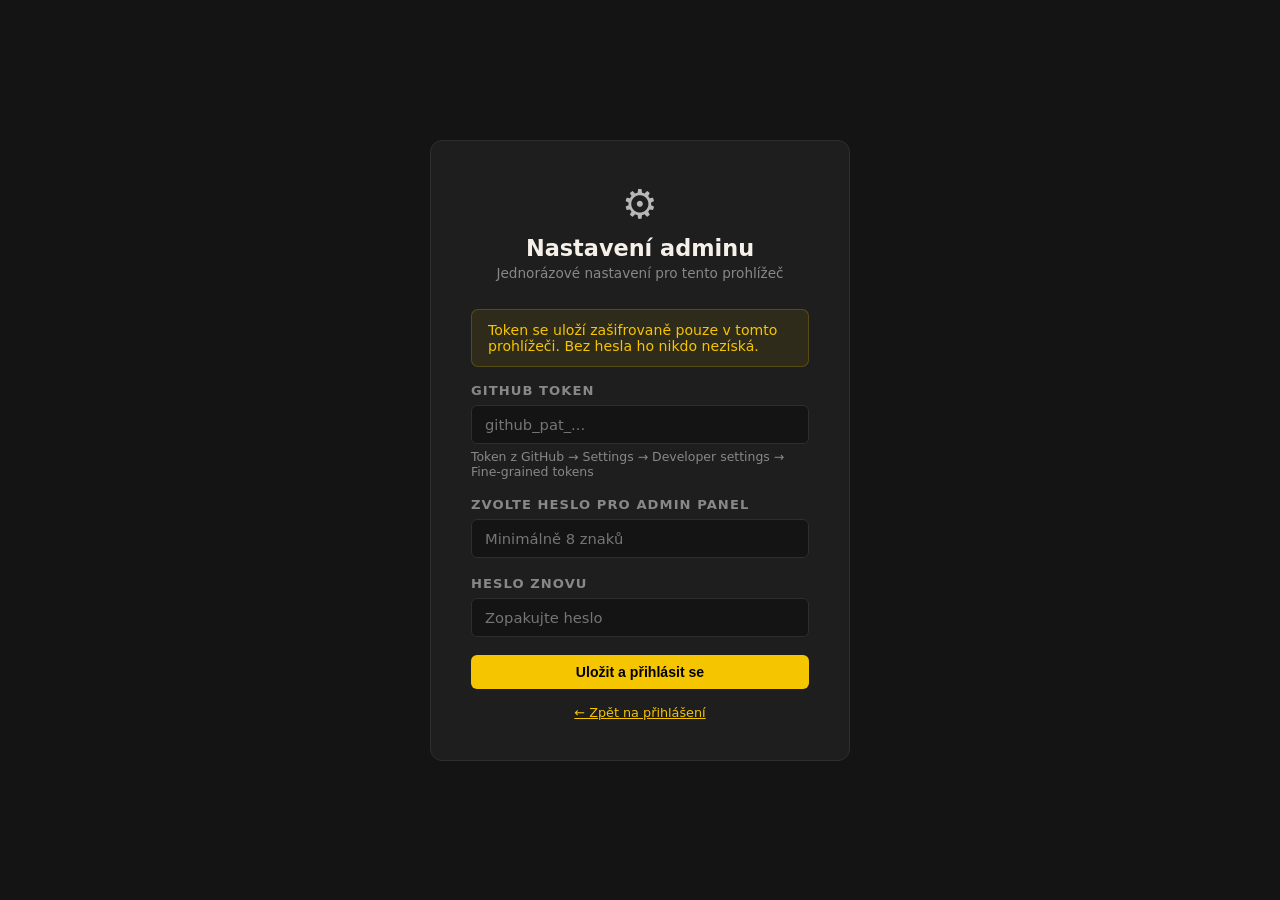
<file: admin/index.html>
<!DOCTYPE html>
<html lang="cs">
<head>
  <meta charset="UTF-8">
  <meta name="viewport" content="width=device-width, initial-scale=1.0">
  <title>Admin – Fitness Nautilus</title>
  <style>
    :root {
      --black: #0d0d0d; --dark: #141414; --card: #1e1e1e;
      --border: #2e2e2e; --yellow: #f5c500; --white: #f5f0e8;
      --muted: #888; --text: #b8b8b8; --red: #ef4444; --green: #22c55e;
    }
    * { box-sizing: border-box; margin: 0; padding: 0; }
    body { font-family: system-ui, sans-serif; background: var(--dark); color: var(--text); min-height: 100vh; }
    .screen { display: none; }
    .screen.active { display: block; }

    /* Top bar */
    .topbar { background: var(--black); border-bottom: 1px solid var(--border); padding: 14px 24px; display: flex; align-items: center; justify-content: space-between; }
    .topbar-title { font-size: 1rem; font-weight: 700; color: var(--white); }
    .topbar-title span { color: var(--yellow); }
    .btn { display: inline-flex; align-items: center; gap: 7px; padding: 9px 18px; border-radius: 6px; font-size: .88rem; font-weight: 700; cursor: pointer; border: none; text-decoration: none; transition: all .2s; }
    .btn-primary { background: var(--yellow); color: #000; }
    .btn-primary:hover { background: #ffd740; }
    .btn-ghost { background: transparent; color: var(--muted); border: 1px solid var(--border); }
    .btn-ghost:hover { color: var(--white); border-color: #555; }
    .btn-danger { background: rgba(239,68,68,.15); color: var(--red); border: 1px solid rgba(239,68,68,.3); }
    .btn-danger:hover { background: rgba(239,68,68,.25); }
    .btn:disabled { opacity: .5; cursor: not-allowed; }
    .btn-sm { padding: 6px 12px; font-size: .8rem; }

    /* Center box (login/setup) */
    .center-wrap { min-height: 100vh; display: flex; align-items: center; justify-content: center; padding: 24px; }
    .box { background: var(--card); border: 1px solid var(--border); border-radius: 12px; padding: 40px; width: 100%; max-width: 420px; }
    .box-logo { text-align: center; margin-bottom: 28px; }
    .box-logo .icon { font-size: 2.5rem; margin-bottom: 8px; }
    .box-logo h1 { font-size: 1.4rem; color: var(--white); }
    .box-logo p { font-size: .85rem; color: var(--muted); margin-top: 4px; }

    /* Form */
    .field { margin-bottom: 18px; }
    label { display: block; font-size: .82rem; font-weight: 700; color: var(--muted); text-transform: uppercase; letter-spacing: .08em; margin-bottom: 7px; }
    input, textarea, select { width: 100%; background: var(--dark); border: 1px solid var(--border); border-radius: 6px; padding: 10px 13px; color: var(--white); font-size: .92rem; font-family: inherit; outline: none; transition: border-color .2s; }
    input:focus, textarea:focus, select:focus { border-color: var(--yellow); }
    textarea { resize: vertical; min-height: 140px; line-height: 1.6; }
    .help { font-size: .78rem; color: var(--muted); margin-top: 5px; }

    /* Alerts */
    .alert { padding: 12px 16px; border-radius: 7px; font-size: .88rem; margin-bottom: 16px; }
    .alert-error { background: rgba(239,68,68,.12); border: 1px solid rgba(239,68,68,.3); color: var(--red); }
    .alert-success { background: rgba(34,197,94,.12); border: 1px solid rgba(34,197,94,.3); color: var(--green); }
    .alert-info { background: rgba(245,197,0,.08); border: 1px solid rgba(245,197,0,.2); color: var(--yellow); }

    /* Article list */
    .container { max-width: 800px; margin: 0 auto; padding: 32px 24px; }
    .page-header { display: flex; align-items: center; justify-content: space-between; margin-bottom: 28px; }
    .page-header h2 { font-size: 1.5rem; color: var(--white); }
    .article-list { display: flex; flex-direction: column; gap: 12px; }
    .article-item { background: var(--card); border: 1px solid var(--border); border-radius: 10px; padding: 20px 24px; display: flex; align-items: center; justify-content: space-between; gap: 16px; transition: border-color .2s; }
    .article-item:hover { border-color: #444; }
    .article-item-info { flex: 1; min-width: 0; }
    .article-item-title { color: var(--white); font-weight: 600; font-size: .98rem; margin-bottom: 4px; white-space: nowrap; overflow: hidden; text-overflow: ellipsis; }
    .article-item-date { font-size: .8rem; color: var(--muted); }
    .badge { display: inline-block; padding: 2px 10px; border-radius: 20px; font-size: .72rem; font-weight: 700; background: rgba(245,197,0,.15); color: var(--yellow); margin-left: 8px; vertical-align: middle; }
    .article-actions { display: flex; gap: 8px; flex-shrink: 0; }
    .empty-state { text-align: center; padding: 60px 0; color: var(--muted); }
    .empty-state p { margin-bottom: 20px; }
    .loading { text-align: center; padding: 60px 0; color: var(--muted); }

    /* Editor */
    .editor-header { display: flex; align-items: center; gap: 14px; margin-bottom: 28px; }
    .editor-header h2 { font-size: 1.4rem; color: var(--white); }
    .editor-card { background: var(--card); border: 1px solid var(--border); border-radius: 10px; padding: 28px; }
    .grid-2 { display: grid; grid-template-columns: 1fr 1fr; gap: 16px; }
    .editor-footer { display: flex; gap: 12px; margin-top: 24px; flex-wrap: wrap; }

    @media (max-width: 600px) {
      .box { padding: 28px 20px; }
      .grid-2 { grid-template-columns: 1fr; }
      .article-item { flex-direction: column; align-items: flex-start; }
    }
  </style>
</head>
<body>

<!-- LOGIN -->
<div id="screen-login" class="screen active">
  <div class="center-wrap">
    <div class="box">
      <div class="box-logo">
        <div class="icon">🏋️</div>
        <h1>Fitness Nautilus</h1>
        <p>Admin panel – přihlaste se heslem</p>
      </div>
      <div id="login-alert"></div>
      <div class="field">
        <label>Heslo</label>
        <input type="password" id="login-password" placeholder="Zadejte heslo" autocomplete="current-password">
      </div>
      <button class="btn btn-primary" style="width:100%;justify-content:center;" onclick="doLogin()">Přihlásit se</button>
      <p style="text-align:center;margin-top:16px;font-size:.8rem;color:var(--muted);">
        Poprvé? <a href="#" onclick="showSetup()" style="color:var(--yellow);">Nastavit admin panel</a>
      </p>
    </div>
  </div>
</div>

<!-- SETUP -->
<div id="screen-setup" class="screen">
  <div class="center-wrap">
    <div class="box">
      <div class="box-logo">
        <div class="icon">⚙️</div>
        <h1>Nastavení adminu</h1>
        <p>Jednorázové nastavení pro tento prohlížeč</p>
      </div>
      <div id="setup-alert"></div>
      <div class="alert alert-info">Token se uloží zašifrovaně pouze v tomto prohlížeči. Bez hesla ho nikdo nezíská.</div>
      <div class="field">
        <label>GitHub token</label>
        <input type="password" id="setup-token" placeholder="github_pat_...">
        <p class="help">Token z GitHub → Settings → Developer settings → Fine-grained tokens</p>
      </div>
      <div class="field">
        <label>Zvolte heslo pro admin panel</label>
        <input type="password" id="setup-password" placeholder="Minimálně 8 znaků">
      </div>
      <div class="field">
        <label>Heslo znovu</label>
        <input type="password" id="setup-password2" placeholder="Zopakujte heslo">
      </div>
      <button class="btn btn-primary" style="width:100%;justify-content:center;" onclick="doSetup()">Uložit a přihlásit se</button>
      <p style="text-align:center;margin-top:16px;font-size:.8rem;color:var(--muted);">
        <a href="#" onclick="showLogin()" style="color:var(--yellow);">← Zpět na přihlášení</a>
      </p>
    </div>
  </div>
</div>

<!-- ARTICLES LIST -->
<div id="screen-articles" class="screen">
  <div class="topbar">
    <div class="topbar-title">🏋️ <span>Nautilus</span> Admin</div>
    <div style="display:flex;gap:10px;align-items:center;">
      <a href="../index.html" target="_blank" class="btn btn-ghost btn-sm">← Web</a>
      <button class="btn btn-ghost btn-sm" onclick="doLogout()">Odhlásit</button>
    </div>
  </div>
  <div class="container">
    <div class="page-header">
      <h2>Aktuality</h2>
      <button class="btn btn-primary" onclick="showEditor(null)">+ Nová aktualita</button>
    </div>
    <div id="articles-alert"></div>
    <div id="articles-list" class="article-list">
      <div class="loading">Načítám…</div>
    </div>
  </div>
</div>

<!-- EDITOR -->
<div id="screen-editor" class="screen">
  <div class="topbar">
    <div class="topbar-title">🏋️ <span>Nautilus</span> Admin</div>
    <button class="btn btn-ghost btn-sm" onclick="showArticles()">← Zpět na seznam</button>
  </div>
  <div class="container">
    <div class="editor-header">
      <h2 id="editor-title">Nová aktualita</h2>
    </div>
    <div id="editor-alert"></div>
    <div class="editor-card">
      <div class="grid-2">
        <div class="field">
          <label>Nadpis *</label>
          <input type="text" id="f-title" placeholder="Název aktuality">
        </div>
        <div class="field">
          <label>Datum *</label>
          <input type="date" id="f-date">
        </div>
      </div>
      <div class="grid-2">
        <div class="field">
          <label>Štítek <span style="font-weight:400;text-transform:none;">(volitelné)</span></label>
          <input type="text" id="f-badge" placeholder="např. Aktuální nebo Novinka">
        </div>
        <div class="field">
          <label>Odkaz na tlačítko <span style="font-weight:400;text-transform:none;">(volitelné)</span></label>
          <input type="text" id="f-link" placeholder="např. cenik.html">
        </div>
      </div>
      <div class="field" id="f-link-label-wrap" style="display:none;">
        <label>Text tlačítka</label>
        <input type="text" id="f-link-label" placeholder="např. Více o FLEX →">
      </div>
      <div class="field">
        <label>Text článku *</label>
        <textarea id="f-body" placeholder="Text aktuality..."></textarea>
        <p class="help">Tučný text: **text**, kurzíva: *text*</p>
      </div>
      <div class="editor-footer">
        <button class="btn btn-primary" onclick="saveArticle()">💾 Uložit</button>
        <button class="btn btn-ghost" onclick="showArticles()">Zrušit</button>
        <button class="btn btn-danger btn-sm" id="delete-btn" style="margin-left:auto;" onclick="deleteArticle()">🗑 Smazat</button>
      </div>
    </div>
  </div>
</div>

<script>
const REPO = 'turboklada69/nautilus';
const PATH = 'content/aktuality';
const STORAGE_KEY = 'nautilus_admin_token';
let ghToken = null;
let editingFile = null; // { name, sha } when editing existing

// ── Crypto ──────────────────────────────────────────
async function deriveKey(password, salt) {
  const km = await crypto.subtle.importKey('raw', new TextEncoder().encode(password), 'PBKDF2', false, ['deriveKey']);
  return crypto.subtle.deriveKey({name:'PBKDF2',salt,iterations:150000,hash:'SHA-256'}, km, {name:'AES-GCM',length:256}, false, ['encrypt','decrypt']);
}
async function encryptToken(token, password) {
  const salt = crypto.getRandomValues(new Uint8Array(16));
  const iv   = crypto.getRandomValues(new Uint8Array(12));
  const key  = await deriveKey(password, salt);
  const ct   = await crypto.subtle.encrypt({name:'AES-GCM',iv}, key, new TextEncoder().encode(token));
  const buf  = new Uint8Array(16+12+ct.byteLength);
  buf.set(salt,0); buf.set(iv,16); buf.set(new Uint8Array(ct),28);
  return btoa(String.fromCharCode(...buf));
}
async function decryptToken(b64, password) {
  const buf = Uint8Array.from(atob(b64), c=>c.charCodeAt(0));
  const key = await deriveKey(password, buf.slice(0,16));
  const dec = await crypto.subtle.decrypt({name:'AES-GCM',iv:buf.slice(16,28)}, key, buf.slice(28));
  return new TextDecoder().decode(dec);
}

// ── GitHub API ───────────────────────────────────────
async function gh(method, path, body) {
  const r = await fetch(`https://api.github.com/repos/${REPO}/contents/${path}`, {
    method,
    headers: { 'Authorization':`Bearer ${ghToken}`, 'Accept':'application/vnd.github.v3+json', 'Content-Type':'application/json' },
    body: body ? JSON.stringify(body) : undefined
  });
  if (!r.ok && r.status!==404) { const e=await r.json(); throw new Error(e.message||r.status); }
  return r.status===404 ? null : r.json();
}

// ── Markdown helpers ─────────────────────────────────
function parseMd(text) {
  const m = text.match(/^---\r?\n([\s\S]*?)\r?\n---\r?\n?([\s\S]*)$/);
  if (!m) return {meta:{},body:text};
  const meta={};
  m[1].split('\n').forEach(l=>{ const i=l.indexOf(':'); if(i>0) meta[l.slice(0,i).trim()]=l.slice(i+1).trim().replace(/^["']|["']$/g,''); });
  return {meta, body:m[2].trim()};
}
function buildMd(meta,body) {
  const fm=Object.entries(meta).filter(([,v])=>v).map(([k,v])=>`${k}: ${v}`).join('\n');
  return `---\n${fm}\n---\n${body}`;
}
function slugify(s) {
  return s.toLowerCase()
    .replace(/[áä]/g,'a').replace(/[čć]/g,'c').replace(/[ď]/g,'d').replace(/[éě]/g,'e')
    .replace(/[íï]/g,'i').replace(/[ňń]/g,'n').replace(/[óö]/g,'o').replace(/[řŕ]/g,'r')
    .replace(/[šś]/g,'s').replace(/[ť]/g,'t').replace(/[úůü]/g,'u').replace(/[ýÿ]/g,'y')
    .replace(/[žź]/g,'z').replace(/[^a-z0-9]+/g,'-').replace(/^-|-$/g,'');
}
function fmtDate(d) {
  const x=new Date(d+'T12:00:00'); if(isNaN(x)) return d;
  return x.toLocaleDateString('cs-CZ',{day:'numeric',month:'numeric',year:'numeric'});
}

// ── UI helpers ───────────────────────────────────────
function showScreen(id) {
  document.querySelectorAll('.screen').forEach(s=>s.classList.remove('active'));
  document.getElementById('screen-'+id).classList.add('active');
}
function alert_(id, msg, type='error') {
  const el=document.getElementById(id);
  el.innerHTML = msg ? `<div class="alert alert-${type}">${msg}</div>` : '';
}
function showLogin()  { showScreen('login'); }
function showSetup()  { showScreen('setup'); }

// ── Auth ─────────────────────────────────────────────
async function doLogin() {
  const pw = document.getElementById('login-password').value;
  const enc = localStorage.getItem(STORAGE_KEY);
  if (!enc) { alert_('login-alert','Nejprve nastavte admin panel.'); return; }
  if (!pw)  { alert_('login-alert','Zadejte heslo.'); return; }
  try {
    ghToken = await decryptToken(enc, pw);
    // Ověříme token voláním API
    const test = await fetch(`https://api.github.com/repos/${REPO}`,{headers:{'Authorization':`Bearer ${ghToken}`}});
    if (!test.ok) throw new Error('Špatné heslo nebo neplatný token.');
    showArticles();
  } catch(e) {
    alert_('login-alert', e.message==='Špatné heslo nebo neplatný token.' ? e.message : 'Špatné heslo.');
  }
}

async function doSetup() {
  const token = document.getElementById('setup-token').value.trim();
  const pw    = document.getElementById('setup-password').value;
  const pw2   = document.getElementById('setup-password2').value;
  if (!token) { alert_('setup-alert','Zadejte GitHub token.'); return; }
  if (pw.length < 8) { alert_('setup-alert','Heslo musí mít alespoň 8 znaků.'); return; }
  if (pw !== pw2)    { alert_('setup-alert','Hesla se neshodují.'); return; }
  try {
    const enc = await encryptToken(token, pw);
    localStorage.setItem(STORAGE_KEY, enc);
    ghToken = token;
    showArticles();
  } catch(e) {
    alert_('setup-alert','Chyba při šifrování: '+e.message);
  }
}

function doLogout() {
  ghToken = null;
  document.getElementById('login-password').value = '';
  showLogin();
}

// ── Articles list ────────────────────────────────────
async function showArticles() {
  showScreen('articles');
  alert_('articles-alert','');
  const listEl = document.getElementById('articles-list');
  listEl.innerHTML = '<div class="loading">Načítám…</div>';
  try {
    const files = (await gh('GET', PATH) || []).filter(f=>f.name.endsWith('.md'));
    if (!files.length) {
      listEl.innerHTML = '<div class="empty-state"><p>Zatím žádné aktuality.</p><button class="btn btn-primary" onclick="showEditor(null)">+ Přidat první aktualitu</button></div>';
      return;
    }
    const articles = await Promise.all(files.map(async f => {
      const r = await fetch(f.download_url+'?t='+Date.now());
      const text = await r.text();
      const {meta} = parseMd(text);
      return { name:f.name, sha:f.sha, title:meta.title||f.name, date:meta.date||'', badge:meta.badge||'' };
    }));
    articles.sort((a,b)=>new Date(b.date)-new Date(a.date));
    listEl.innerHTML = articles.map(a=>`
      <div class="article-item">
        <div class="article-item-info">
          <div class="article-item-title">${a.title}${a.badge?`<span class="badge">${a.badge}</span>`:''}</div>
          <div class="article-item-date">${fmtDate(a.date)}</div>
        </div>
        <div class="article-actions">
          <button class="btn btn-ghost btn-sm" onclick="openEditor('${a.name}','${a.sha}')">✏️ Upravit</button>
        </div>
      </div>
    `).join('');
  } catch(e) {
    alert_('articles-alert','Chyba: '+e.message);
    listEl.innerHTML = '';
  }
}

// ── Editor ────────────────────────────────────────────
function showEditor(file) {
  editingFile = file;
  showScreen('editor');
  document.getElementById('editor-title').textContent = file ? 'Upravit aktualitu' : 'Nová aktualita';
  document.getElementById('delete-btn').style.display = file ? 'inline-flex' : 'none';
  document.getElementById('f-title').value = '';
  document.getElementById('f-date').value = new Date().toISOString().slice(0,10);
  document.getElementById('f-badge').value = '';
  document.getElementById('f-link').value = '';
  document.getElementById('f-link-label').value = '';
  document.getElementById('f-body').value = '';
  document.getElementById('f-link-label-wrap').style.display = 'none';
  alert_('editor-alert','');
}

async function openEditor(name, sha) {
  showScreen('editor');
  document.getElementById('editor-title').textContent = 'Načítám…';
  try {
    const files = await gh('GET', PATH);
    const file  = files.find(f=>f.name===name);
    const res   = await fetch(file.download_url+'?t='+Date.now());
    const text  = await res.text();
    const {meta,body} = parseMd(text);
    editingFile = { name, sha: file.sha };
    document.getElementById('editor-title').textContent = 'Upravit aktualitu';
    document.getElementById('delete-btn').style.display = 'inline-flex';
    document.getElementById('f-title').value       = meta.title||'';
    document.getElementById('f-date').value        = meta.date||'';
    document.getElementById('f-badge').value       = meta.badge||'';
    document.getElementById('f-link').value        = meta.link||'';
    document.getElementById('f-link-label').value  = meta.link_label||'';
    document.getElementById('f-link-label-wrap').style.display = meta.link ? 'block' : 'none';
    document.getElementById('f-body').value        = body;
    alert_('editor-alert','');
  } catch(e) {
    alert_('editor-alert','Chyba při načítání: '+e.message);
  }
}

document.addEventListener('input', e => {
  if (e.target.id === 'f-link') {
    document.getElementById('f-link-label-wrap').style.display = e.target.value ? 'block' : 'none';
  }
});

async function saveArticle() {
  const title = document.getElementById('f-title').value.trim();
  const date  = document.getElementById('f-date').value;
  const body  = document.getElementById('f-body').value.trim();
  if (!title || !date || !body) { alert_('editor-alert','Vyplňte nadpis, datum a text.'); return; }

  const meta = {
    title,
    date,
    badge:      document.getElementById('f-badge').value.trim(),
    link:       document.getElementById('f-link').value.trim(),
    link_label: document.getElementById('f-link-label').value.trim(),
  };
  const content = buildMd(meta, body);
  const filename = editingFile ? editingFile.name : `${date}-${slugify(title)}.md`;
  const b64 = btoa(unescape(encodeURIComponent(content)));

  const saveBtn = document.querySelector('#screen-editor .btn-primary');
  saveBtn.disabled = true; saveBtn.textContent = 'Ukládám…';

  try {
    await gh('PUT', `${PATH}/${filename}`, {
      message: editingFile ? `Upravena aktualita: ${title}` : `Přidána aktualita: ${title}`,
      content: b64,
      ...(editingFile ? {sha: editingFile.sha} : {})
    });
    alert_('editor-alert','✓ Uloženo! Na webu se změna projeví za chvíli.','success');
    if (!editingFile) setTimeout(()=>showArticles(), 1500);
  } catch(e) {
    alert_('editor-alert','Chyba při ukládání: '+e.message);
  } finally {
    saveBtn.disabled = false; saveBtn.textContent = '💾 Uložit';
  }
}

async function deleteArticle() {
  if (!editingFile) return;
  if (!confirm('Opravdu smazat tuto aktualitu?')) return;
  try {
    await fetch(`https://api.github.com/repos/${REPO}/contents/${PATH}/${editingFile.name}`, {
      method: 'DELETE',
      headers: {'Authorization':`Bearer ${ghToken}`,'Accept':'application/vnd.github.v3+json','Content-Type':'application/json'},
      body: JSON.stringify({message:`Smazána aktualita: ${editingFile.name}`, sha: editingFile.sha})
    });
    showArticles();
  } catch(e) {
    alert_('editor-alert','Chyba při mazání: '+e.message);
  }
}

// ── Init ─────────────────────────────────────────────
(function init() {
  document.addEventListener('keydown', e => {
    if (e.key==='Enter' && document.getElementById('screen-login').classList.contains('active')) doLogin();
  });
  if (!localStorage.getItem(STORAGE_KEY)) showSetup();
  else showLogin();
})();
</script>
</body>
</html>
</file>
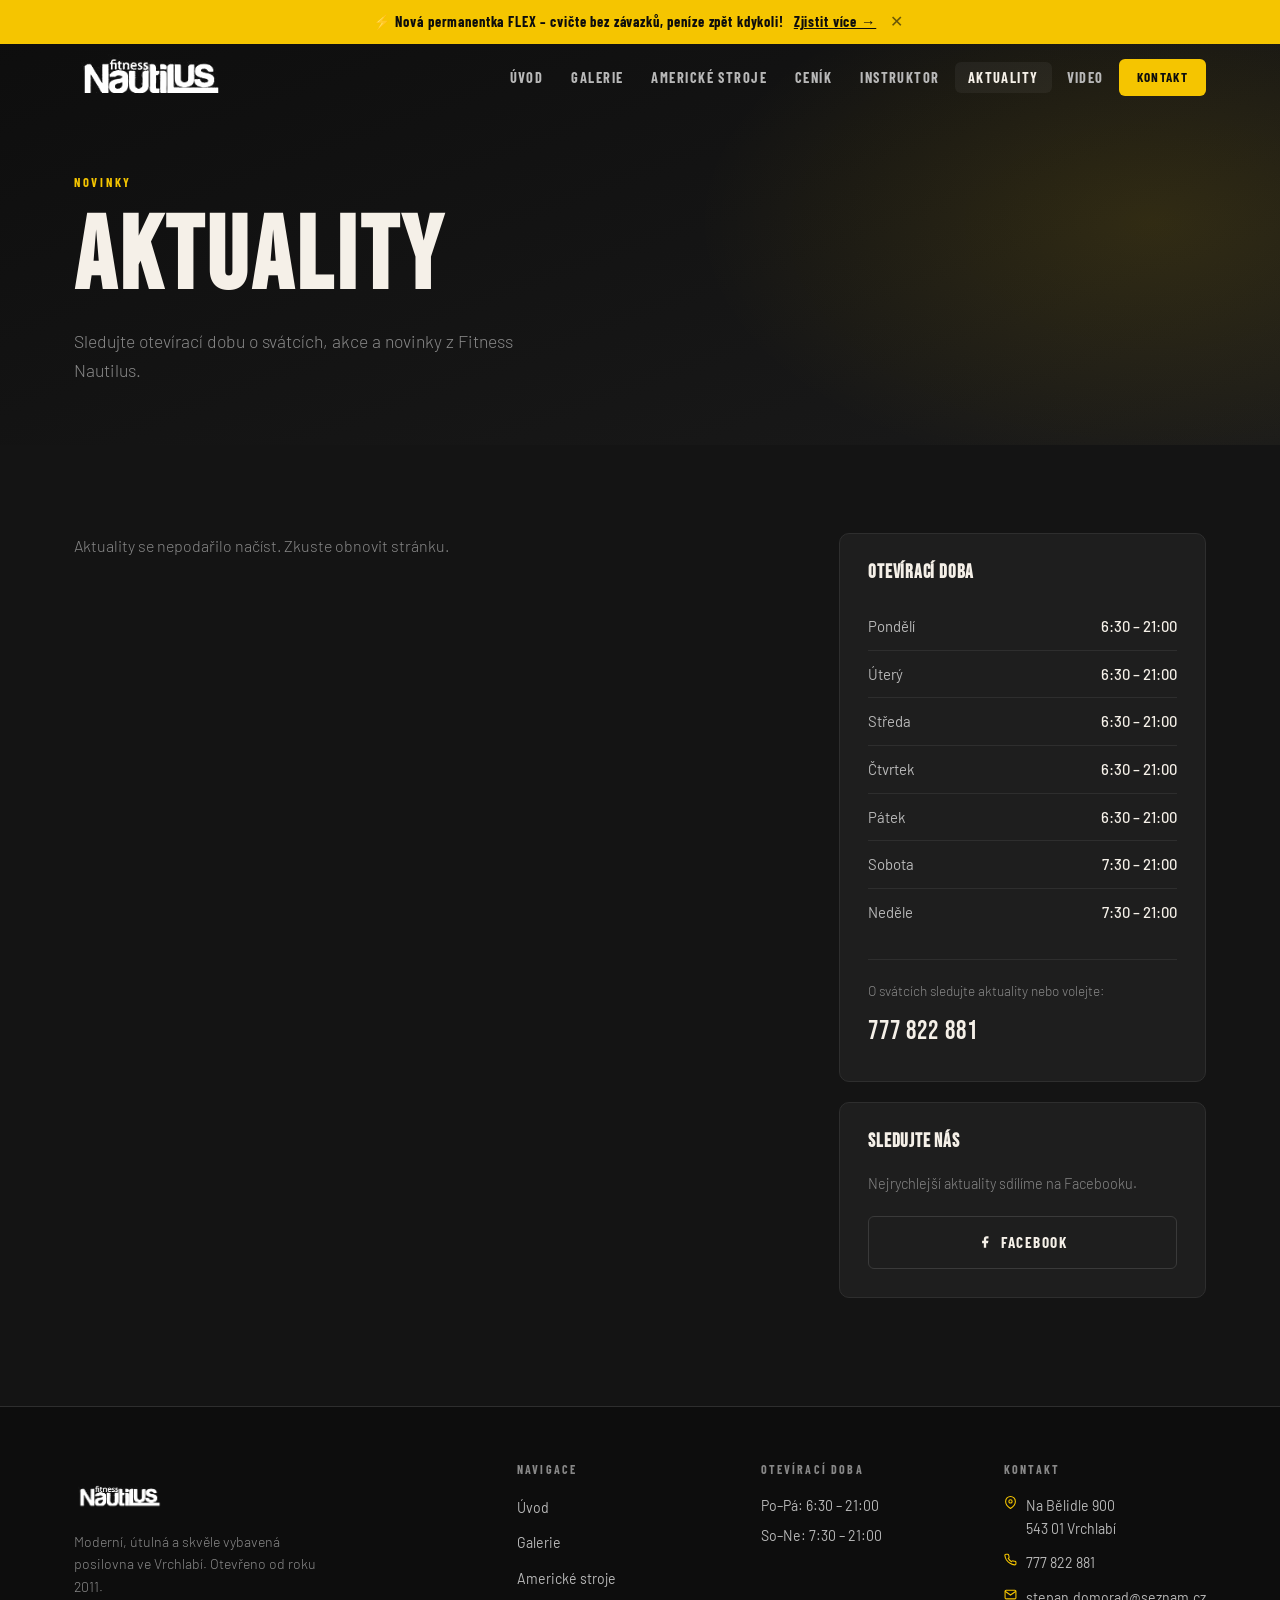
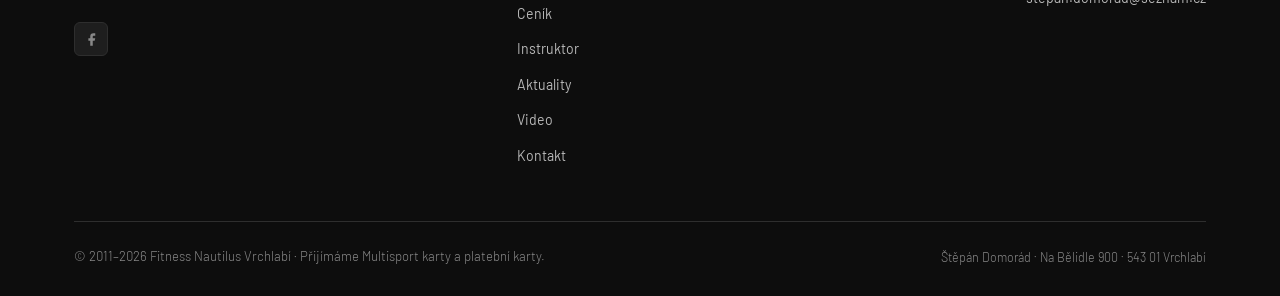
<file: aktuality.html>
<!DOCTYPE html>
<html lang="cs">
<head>
  <meta charset="UTF-8">
  <meta name="viewport" content="width=device-width, initial-scale=1.0">
  <meta name="description" content="Aktuality Fitness Nautilus Vrchlabí – novinky, otevírací doba o svátcích a akce.">
  <title>Aktuality – Fitness Nautilus Vrchlabí</title>
  <link rel="stylesheet" href="css/style.css">
  <style>
    .articles-grid {
      display: grid;
      grid-template-columns: 2fr 1fr;
      gap: 32px;
      align-items: start;
    }
    .article-card {
      background: var(--card-bg);
      border: 1px solid var(--border);
      border-radius: 10px;
      padding: 32px;
      margin-bottom: 20px;
      transition: all var(--transition);
    }
    .article-card:hover {
      border-color: rgba(232,53,26,0.3);
      transform: translateX(4px);
    }
    .article-card h2 { font-size: 1.5rem; margin-bottom: 12px; }
    .article-card p { font-size: .95rem; color: var(--muted); line-height: 1.6; }
    .article-meta {
      display: flex;
      align-items: center;
      gap: 16px;
      margin-bottom: 16px;
      flex-wrap: wrap;
    }
    .article-date {
      font-family: 'Barlow Condensed', sans-serif;
      font-size: .78rem;
      font-weight: 700;
      letter-spacing: .16em;
      text-transform: uppercase;
      color: var(--yellow);
    }

    .sidebar-card {
      background: var(--card-bg);
      border: 1px solid var(--border);
      border-radius: 10px;
      padding: 28px;
      margin-bottom: 20px;
    }
    .sidebar-card h3 { font-size: 1.2rem; margin-bottom: 20px; }

    @media (max-width: 900px) {
      .articles-grid { grid-template-columns: 1fr; }
      .sidebar-card { position: static; }
    }
  </style>
</head>
<body>

<div id="nav-placeholder"></div>

<section class="page-hero">
  <div class="container page-hero-inner">
    <span class="section-label">Novinky</span>
    <h1>Aktuality</h1>
    <p style="font-size:1.1rem;color:var(--muted);max-width:500px;margin-top:12px;">
      Sledujte otevírací dobu o svátcích, akce a novinky z Fitness Nautilus.
    </p>
  </div>
</section>

<section class="section">
  <div class="container">
    <div class="articles-grid">
      <!-- Articles – načítají se dynamicky z GitHubu -->
      <div id="articles-container">
        <div style="color:var(--muted);padding:40px 0;text-align:center;">Načítám články…</div>
      </div>

      <!-- Sidebar -->
      <div>
        <div class="sidebar-card">
          <h3>Otevírací doba</h3>
          <table class="hours-table">
            <tr><td>Pondělí</td><td>6:30 – 21:00</td></tr>
            <tr><td>Úterý</td><td>6:30 – 21:00</td></tr>
            <tr><td>Středa</td><td>6:30 – 21:00</td></tr>
            <tr><td>Čtvrtek</td><td>6:30 – 21:00</td></tr>
            <tr><td>Pátek</td><td>6:30 – 21:00</td></tr>
            <tr><td>Sobota</td><td>7:30 – 21:00</td></tr>
            <tr><td>Neděle</td><td>7:30 – 21:00</td></tr>
          </table>
          <div style="margin-top:24px;padding-top:20px;border-top:1px solid var(--border);">
            <p style="font-size:.85rem;color:var(--muted);margin-bottom:8px;">O svátcích sledujte aktuality nebo volejte:</p>
            <a href="tel:+420777822881" style="font-family:'Bebas Neue';font-size:1.6rem;color:var(--white);letter-spacing:.04em;">777 822 881</a>
          </div>
        </div>

        <div class="sidebar-card">
          <h3>Sledujte nás</h3>
          <p style="font-size:.9rem;color:var(--muted);margin-bottom:20px;">Nejrychlejší aktuality sdílíme na Facebooku.</p>
          <a href="https://www.facebook.com/pages/Fitness-Nautilus/194213307277706"
             target="_blank" rel="noopener"
             class="btn btn-outline" style="width:100%;justify-content:center;">
            <svg width="14" height="14" viewBox="0 0 24 24" fill="currentColor"><path d="M18 2h-3a5 5 0 0 0-5 5v3H7v4h3v8h4v-8h3l1-4h-4V7a1 1 0 0 1 1-1h3z"/></svg>
            Facebook
          </a>
        </div>
      </div>
    </div>
  </div>
</section>

<div id="footer-placeholder"></div>

<script src="js/components.js"></script>
<script src="js/main.js"></script>
<script>
(async function loadAktuality() {
  const container = document.getElementById('articles-container');
  const REPO = 'turboklada69/nautilus';
  const PATH = 'content/aktuality';
  const API  = `https://api.github.com/repos/${REPO}/contents/${PATH}`;

  // Pomocná funkce: parsuje YAML frontmatter (---...---) z Markdown
  function parseFrontmatter(text) {
    const match = text.match(/^---\r?\n([\s\S]*?)\r?\n---\r?\n?([\s\S]*)$/);
    if (!match) return { meta: {}, body: text };
    const meta = {};
    match[1].split('\n').forEach(line => {
      const [k, ...v] = line.split(':');
      if (k) meta[k.trim()] = v.join(':').trim().replace(/^["']|["']$/g, '');
    });
    return { meta, body: match[2].trim() };
  }

  // Jednoduchý Markdown → HTML převod (tučné, odstavce)
  function mdToHtml(text) {
    return text
      .replace(/\*\*(.*?)\*\*/g, '<strong style="color:var(--white)">$1</strong>')
      .replace(/\*(.*?)\*/g, '<em>$1</em>')
      .split(/\n\n+/).map(p => `<p>${p.replace(/\n/g, '<br>')}</p>`).join('');
  }

  // Formátování data česky
  function formatDate(dateStr) {
    const d = new Date(dateStr);
    if (isNaN(d)) return dateStr;
    return d.toLocaleDateString('cs-CZ', { day: 'numeric', month: 'numeric', year: 'numeric' });
  }

  try {
    const res = await fetch(API);
    if (!res.ok) throw new Error('API error');
    const files = await res.json();
    const mdFiles = files.filter(f => f.name.endsWith('.md'));

    // Načteme obsah všech souborů
    const articles = await Promise.all(mdFiles.map(async f => {
      const r = await fetch(f.download_url);
      const text = await r.text();
      return parseFrontmatter(text);
    }));

    // Seřadíme od nejnovějšího
    articles.sort((a, b) => new Date(b.meta.date) - new Date(a.meta.date));

    if (articles.length === 0) {
      container.innerHTML = '<p style="color:var(--muted);">Zatím žádné aktuality.</p>';
      return;
    }

    container.innerHTML = articles.map(({ meta, body }) => `
      <div class="article-card" data-reveal>
        <div class="article-meta">
          <span class="article-date">${formatDate(meta.date)}</span>
          ${meta.badge ? `<span class="badge badge-accent">${meta.badge}</span>` : ''}
        </div>
        <h2>${meta.title || ''}</h2>
        ${mdToHtml(body)}
        ${meta.link ? `<a href="${meta.link}" class="btn btn-primary mt-16" style="padding:10px 20px;font-size:.85rem;">${meta.link_label || 'Více →'}</a>` : ''}
      </div>
    `).join('');

    // Spustíme scroll-reveal pro nově vložené karty
    if (window._initReveal) window._initReveal();

  } catch (e) {
    container.innerHTML = '<p style="color:var(--muted);">Aktuality se nepodařilo načíst. Zkuste obnovit stránku.</p>';
  }
})();
</script>
</body>
</html>
</file>
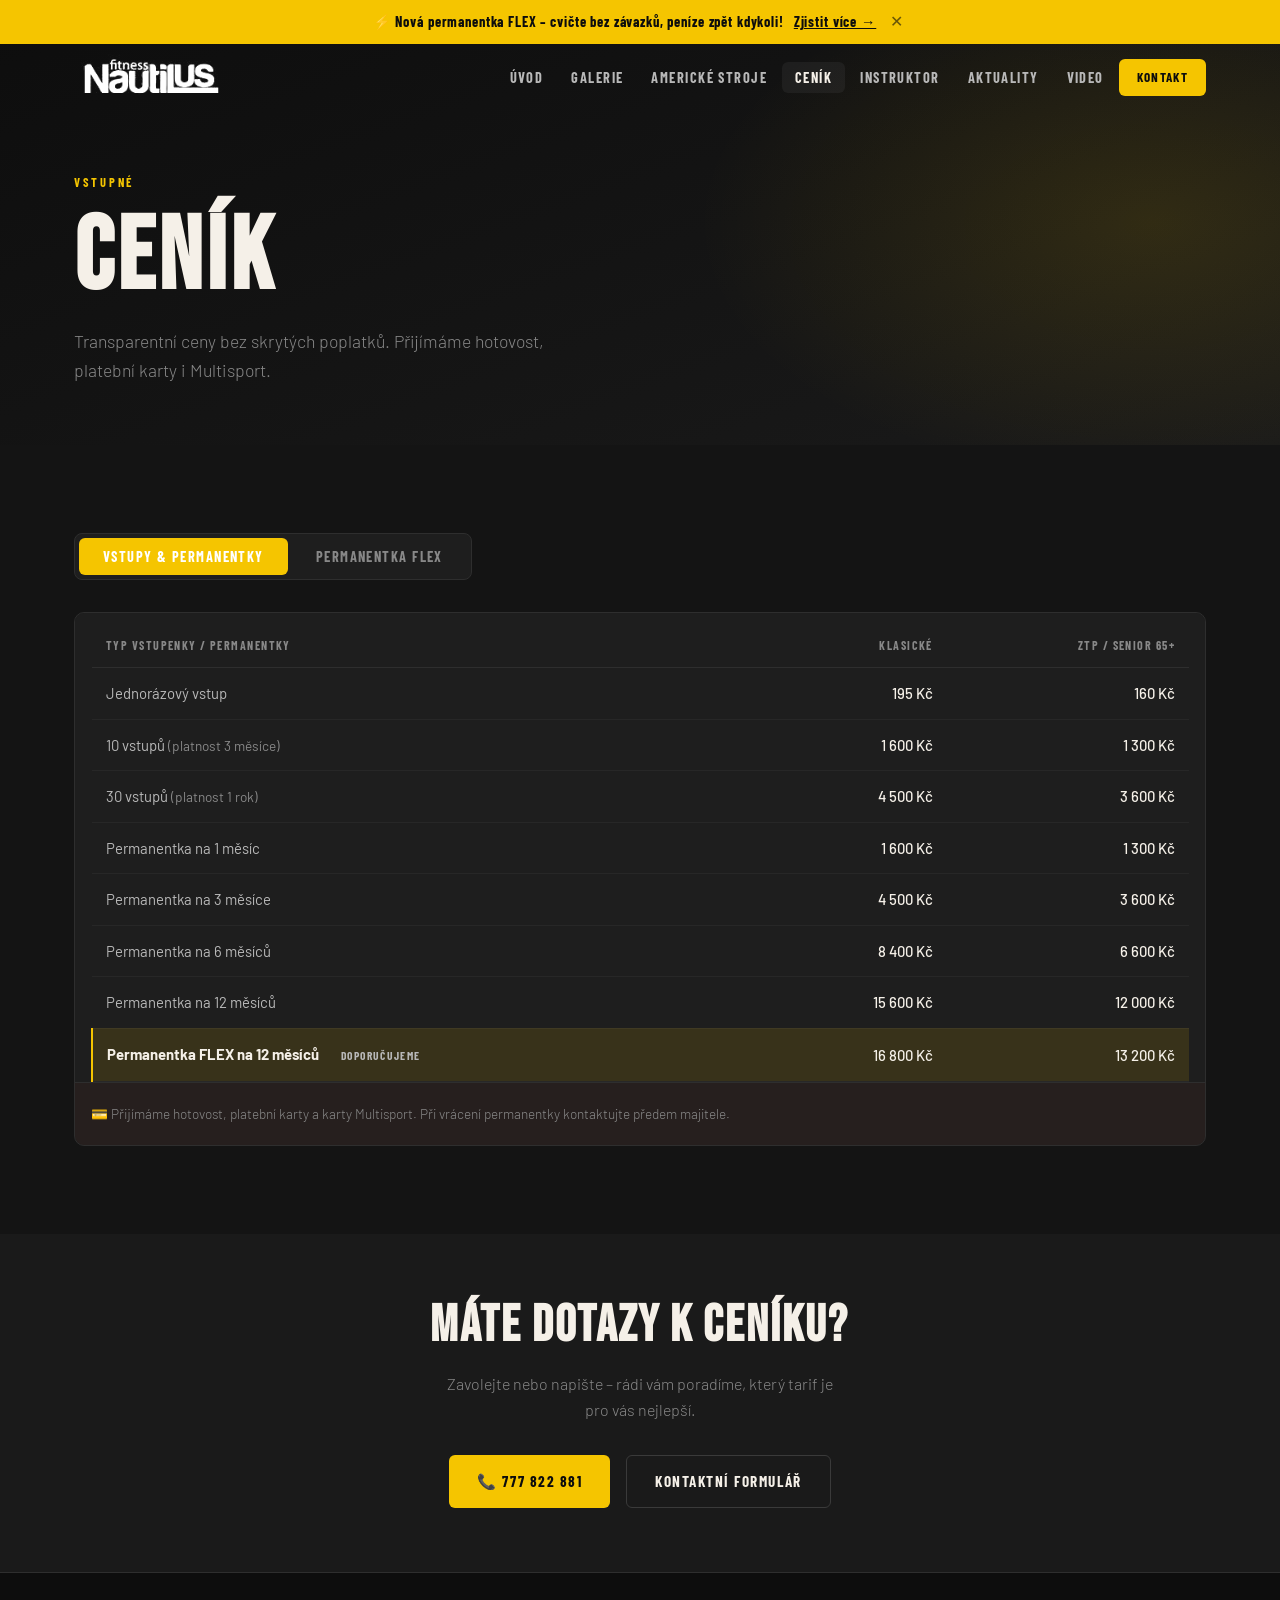
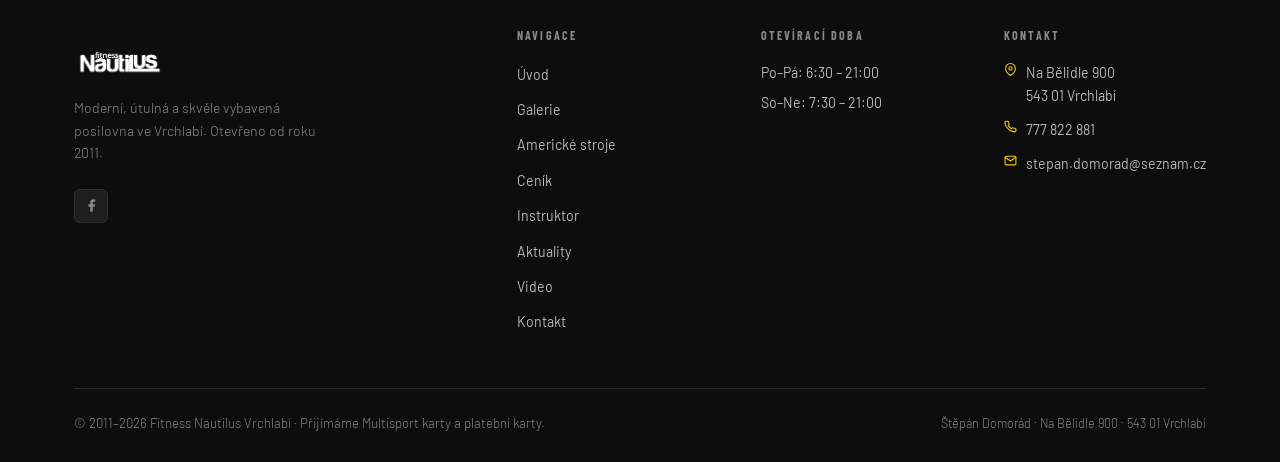
<file: cenik.html>
<!DOCTYPE html>
<html lang="cs">
<head>
  <meta charset="UTF-8">
  <meta name="viewport" content="width=device-width, initial-scale=1.0">
  <meta name="description" content="Ceník Fitness Nautilus Vrchlabí – jednorázové vstupy, permanentky, FLEX permanentka.">
  <title>Ceník – Fitness Nautilus Vrchlabí</title>
  <link rel="stylesheet" href="css/style.css">
  <style>
    .price-tabs {
      display: flex;
      gap: 4px;
      background: var(--card-bg);
      border: 1px solid var(--border);
      border-radius: 8px;
      padding: 4px;
      margin-bottom: 32px;
      width: fit-content;
    }
    .price-tab {
      padding: 10px 24px;
      border-radius: 6px;
      font-family: 'Barlow Condensed', sans-serif;
      font-size: 0.9rem;
      font-weight: 700;
      letter-spacing: 0.1em;
      text-transform: uppercase;
      cursor: pointer;
      border: none;
      background: transparent;
      color: var(--muted);
      transition: all var(--transition);
    }
    .price-tab.active {
      background: var(--yellow);
      color: #fff;
    }
    .price-panel { display: none; }
    .price-panel.show { display: block; }

    .flex-info {
      background: var(--card-bg);
      border: 1px solid var(--border);
      border-radius: 12px;
      padding: 40px;
      margin-top: 40px;
    }
    .flex-info h3 { margin-bottom: 16px; }
    .flex-conditions {
      display: grid;
      grid-template-columns: repeat(3, 1fr);
      gap: 24px;
      margin-top: 32px;
    }
    .flex-cond {
      padding: 24px;
      background: rgba(255,255,255,0.03);
      border: 1px solid var(--border);
      border-radius: 8px;
    }
    .flex-cond h4 {
      font-family: 'Barlow Condensed', sans-serif;
      font-size: 0.8rem;
      font-weight: 700;
      letter-spacing: 0.14em;
      text-transform: uppercase;
      color: var(--yellow);
      margin-bottom: 10px;
    }
    .flex-cond p { font-size: 0.9rem; color: var(--muted); }

    .example-grid {
      display: grid;
      grid-template-columns: 1fr 1fr;
      gap: 16px;
      margin-top: 16px;
    }
    .example-box {
      padding: 20px;
      background: rgba(255,255,255,0.03);
      border: 1px solid var(--border);
      border-radius: 8px;
    }
    .example-box p { font-size: .9rem; color: var(--muted); margin-bottom: 6px; }
    .example-box strong { color: var(--white); }

    @media (max-width: 768px) {
      .flex-conditions { grid-template-columns: 1fr; }
      .example-grid { grid-template-columns: 1fr; }
      .price-tabs { flex-wrap: wrap; }
    }
  </style>
</head>
<body>

<div id="nav-placeholder"></div>

<!-- Hero -->
<section class="page-hero">
  <div class="container page-hero-inner">
    <span class="section-label">Vstupné</span>
    <h1>Ceník</h1>
    <p style="font-size:1.1rem;color:var(--muted);max-width:500px;margin-top:12px;">
      Transparentní ceny bez skrytých poplatků. Přijímáme hotovost, platební karty i Multisport.
    </p>
  </div>
</section>

<section class="section">
  <div class="container">

    <!-- Tabs -->
    <div class="price-tabs" id="priceTabs">
      <button class="price-tab active" data-tab="vstupy">Vstupy & permanentky</button>
      <button class="price-tab" data-tab="flex">Permanentka FLEX</button>
    </div>

    <!-- Panel: Vstupy -->
    <div class="price-panel show" id="vstupy">
      <div class="card" style="overflow:hidden;">
        <div style="padding:12px 16px 0;background:var(--card-bg);">
          <table class="price-table">
            <thead>
              <tr>
                <th>Typ vstupenky / permanentky</th>
                <th>Klasické</th>
                <th>ZTP / Senior 65+</th>
              </tr>
            </thead>
            <tbody>
              <tr>
                <td>Jednorázový vstup</td>
                <td>195 Kč</td>
                <td>160 Kč</td>
              </tr>
              <tr>
                <td>10 vstupů <span style="color:var(--muted);font-size:.85rem;">(platnost 3 měsíce)</span></td>
                <td>1 600 Kč</td>
                <td>1 300 Kč</td>
              </tr>
              <tr>
                <td>30 vstupů <span style="color:var(--muted);font-size:.85rem;">(platnost 1 rok)</span></td>
                <td>4 500 Kč</td>
                <td>3 600 Kč</td>
              </tr>
              <tr>
                <td>Permanentka na 1 měsíc</td>
                <td>1 600 Kč</td>
                <td>1 300 Kč</td>
              </tr>
              <tr>
                <td>Permanentka na 3 měsíce</td>
                <td>4 500 Kč</td>
                <td>3 600 Kč</td>
              </tr>
              <tr>
                <td>Permanentka na 6 měsíců</td>
                <td>8 400 Kč</td>
                <td>6 600 Kč</td>
              </tr>
              <tr>
                <td>Permanentka na 12 měsíců</td>
                <td>15 600 Kč</td>
                <td>12 000 Kč</td>
              </tr>
              <tr class="highlight">
                <td>
                  <strong style="color:var(--white);">Permanentka FLEX na 12 měsíců</strong>
                  <span class="badge badge-accent" style="margin-left:8px;">Doporučujeme</span>
                </td>
                <td>16 800 Kč</td>
                <td>13 200 Kč</td>
              </tr>
            </tbody>
          </table>
        </div>
        <div style="padding:20px 16px;background:rgba(232,53,26,0.04);border-top:1px solid var(--border);">
          <p style="font-size:.85rem;color:var(--muted);">
            💳 Přijímáme hotovost, platební karty a karty Multisport.
            Při vrácení permanentky kontaktujte předem majitele.
          </p>
        </div>
      </div>
    </div>

    <!-- Panel: FLEX -->
    <div class="price-panel" id="flex">
      <div style="display:grid;grid-template-columns:1fr 1fr;gap:24px;margin-bottom:32px;">
        <div class="card" style="padding:36px;border-color:rgba(232,53,26,0.3);">
          <span class="badge badge-accent" style="margin-bottom:16px;">Klasická cena</span>
          <div style="font-family:'Bebas Neue';font-size:3.5rem;color:var(--white);line-height:1;">16 800 Kč</div>
          <p style="color:var(--muted);font-size:.9rem;margin-top:8px;">= 1 400 Kč / měsíc</p>
          <p style="color:var(--muted);font-size:.85rem;margin-top:4px;">Platnost 12 měsíců</p>
        </div>
        <div class="card" style="padding:36px;border-color:rgba(201,150,42,0.3);">
          <span class="badge badge-gold" style="margin-bottom:16px;">ZTP / Student / Senior 65+</span>
          <div style="font-family:'Bebas Neue';font-size:3.5rem;color:var(--white);line-height:1;">13 200 Kč</div>
          <p style="color:var(--muted);font-size:.9rem;margin-top:8px;">= 1 100 Kč / měsíc</p>
          <p style="color:var(--muted);font-size:.85rem;margin-top:4px;">Platnost 12 měsíců</p>
        </div>
      </div>

      <div class="flex-info">
        <span class="section-label">Jak FLEX funguje</span>
        <h3>Roční permanentka s možností vrácení</h3>
        <p style="color:var(--muted);max-width:640px;">
          FLEX permanentka kombinuje výhodnou cenu dlouhodobé permanentky s maximální flexibilitou.
          Kdykoli ji můžete vrátit a dostat zpět poměrnou část peněz.
        </p>

        <div class="flex-conditions">
          <div class="flex-cond">
            <h4>Platnost</h4>
            <p>Permanentka je platná 12 měsíců od data zakoupení.</p>
          </div>
          <div class="flex-cond">
            <h4>Předčasné ukončení</h4>
            <p>Lze ukončit z libovolných důvodů – zranění, stěhování, ztráta zájmu o cvičení.</p>
          </div>
          <div class="flex-cond">
            <h4>Minimální čerpání</h4>
            <p>Účtujeme minimálně 3 měsíce (4 800 Kč klasicky / 3 900 Kč zlevněné) i při dřívějším ukončení.</p>
          </div>
        </div>

        <div style="margin-top:32px;">
          <h4 style="font-family:'Barlow Condensed';font-size:.8rem;font-weight:700;letter-spacing:.14em;text-transform:uppercase;color:var(--muted);margin-bottom:16px;">Vzorové příklady (klasická cena)</h4>
          <div class="example-grid">
            <div class="example-box">
              <p>Ukončení po <strong>4 měsících</strong></p>
              <p>Odečteno: 4 × 1 600 = <strong>6 400 Kč</strong></p>
              <p>Vráceno: <strong>10 400 Kč</strong></p>
            </div>
            <div class="example-box">
              <p>Ukončení po <strong>8 měsících</strong></p>
              <p>Odečteno: 8 × 1 600 = <strong>12 800 Kč</strong></p>
              <p>Vráceno: <strong>4 000 Kč</strong></p>
            </div>
          </div>
          <p style="font-size:.85rem;color:var(--muted);margin-top:16px;padding:16px;background:rgba(255,255,255,0.03);border-radius:8px;border:1px solid var(--border);">
            ℹ️ Při vracení peněz je rozhodující datum nákupu permanentky. Výpočet se provede jako součet měsíčních permanentek za každý využitý měsíc (i započatý). <strong style="color:var(--white);">Vrácení peněz je nutné předem domluvit s majitelem</strong> – směna většinou nedisponuje dostatečnou hotovostí.
          </p>
        </div>
      </div>
    </div>

  </div>
</section>

<!-- CTA -->
<section style="background:var(--dark2);padding:64px 0;">
  <div class="container" style="text-align:center;">
    <h2 style="margin-bottom:16px;">Máte dotazy k ceníku?</h2>
    <p style="color:var(--muted);margin-bottom:32px;max-width:400px;margin-left:auto;margin-right:auto;">
      Zavolejte nebo napište – rádi vám poradíme, který tarif je pro vás nejlepší.
    </p>
    <div style="display:flex;gap:16px;justify-content:center;flex-wrap:wrap;">
      <a href="tel:+420777822881" class="btn btn-primary">📞 777 822 881</a>
      <a href="kontakt.html" class="btn btn-outline">Kontaktní formulář</a>
    </div>
  </div>
</section>

<div id="footer-placeholder"></div>

<script src="js/components.js"></script>
<script src="js/main.js"></script>
<script>
  // Pricing tabs
  document.querySelectorAll('.price-tab').forEach(tab => {
    tab.addEventListener('click', () => {
      document.querySelectorAll('.price-tab').forEach(t => t.classList.remove('active'));
      document.querySelectorAll('.price-panel').forEach(p => p.classList.remove('show'));
      tab.classList.add('active');
      document.getElementById(tab.dataset.tab).classList.add('show');
    });
  });
</script>
</body>
</html>
</file>
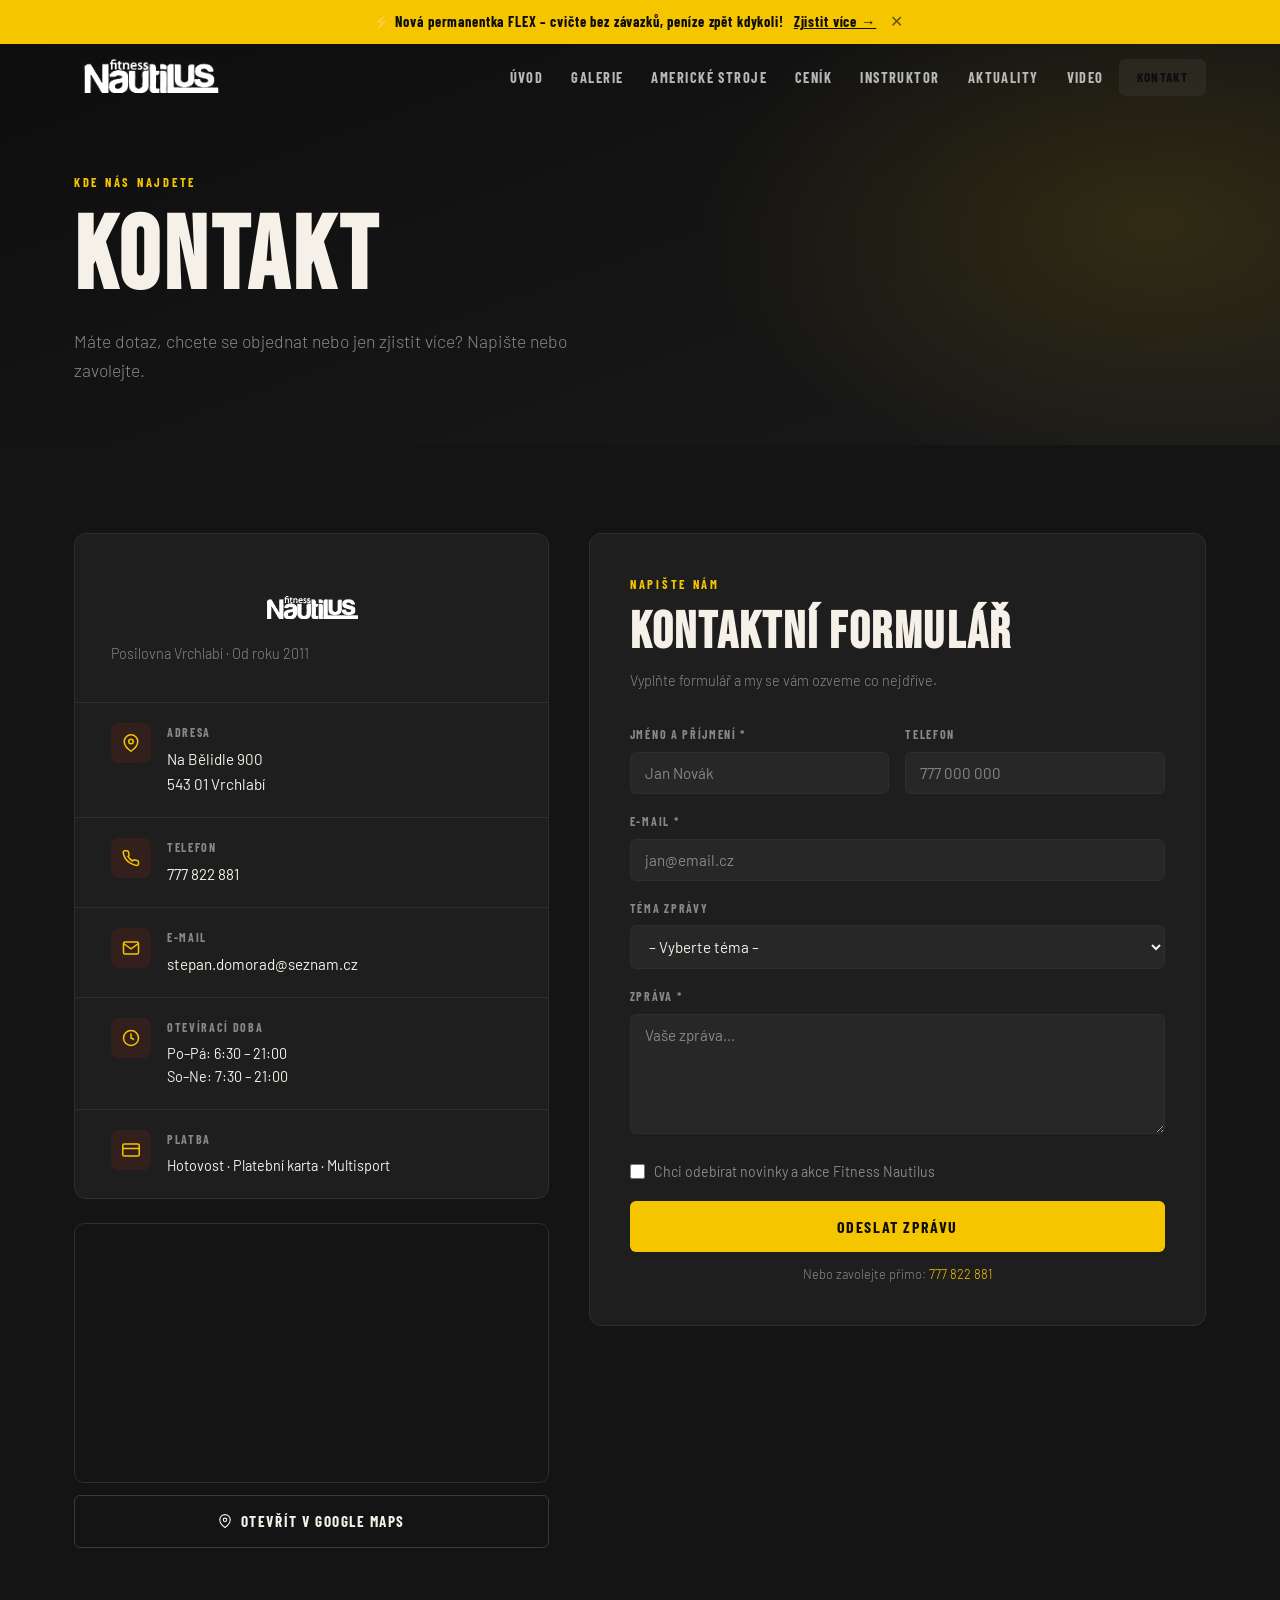
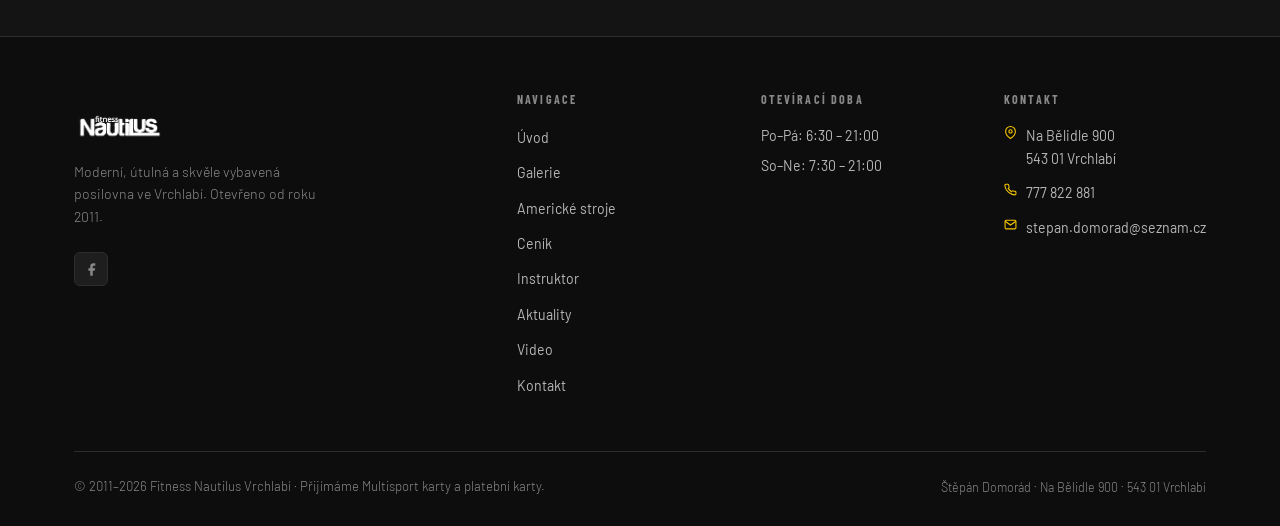
<file: kontakt.html>
<!DOCTYPE html>
<html lang="cs">
<head>
  <meta charset="UTF-8">
  <meta name="viewport" content="width=device-width, initial-scale=1.0">
  <meta name="description" content="Kontakt Fitness Nautilus Vrchlabí – adresa, telefon, e-mail a kontaktní formulář.">
  <title>Kontakt – Fitness Nautilus Vrchlabí</title>
  <link rel="stylesheet" href="css/style.css">
  <style>
    .contact-grid {
      display: grid;
      grid-template-columns: 1fr 1.3fr;
      gap: 40px;
      align-items: start;
    }
    .contact-info-card {
      background: var(--card-bg);
      border: 1px solid var(--border);
      border-radius: 12px;
      overflow: hidden;
    }
    .contact-info-top {
      padding: 36px;
      border-bottom: 1px solid var(--border);
    }
    .contact-detail {
      display: flex;
      gap: 16px;
      padding: 20px 36px;
      border-bottom: 1px solid var(--border);
      transition: background var(--transition);
    }
    .contact-detail:hover { background: rgba(255,255,255,0.02); }
    .contact-detail:last-child { border-bottom: none; }
    .contact-detail-icon {
      width: 40px; height: 40px;
      background: rgba(232,53,26,0.1);
      border-radius: 8px;
      display: flex; align-items: center; justify-content: center;
      flex-shrink: 0;
    }
    .contact-detail-icon svg { color: var(--yellow); }
    .contact-detail-label {
      font-family: 'Barlow Condensed', sans-serif;
      font-size: .75rem;
      font-weight: 700;
      letter-spacing: .14em;
      text-transform: uppercase;
      color: var(--muted);
      margin-bottom: 4px;
    }
    .contact-detail-value { color: var(--white); font-size: .95rem; }
    .contact-detail-value a { color: var(--white); }
    .contact-detail-value a:hover { color: var(--yellow); }

    .form-card {
      background: var(--card-bg);
      border: 1px solid var(--border);
      border-radius: 12px;
      padding: 40px;
    }

    .map-container {
      border-radius: 10px;
      overflow: hidden;
      border: 1px solid var(--border);
      margin-top: 24px;
      height: 260px;
    }
    .map-container iframe { width: 100%; height: 100%; border: 0; display: block; }

    @media (max-width: 900px) {
      .contact-grid { grid-template-columns: 1fr; }
    }
  </style>
</head>
<body>

<div id="nav-placeholder"></div>

<section class="page-hero">
  <div class="container page-hero-inner">
    <span class="section-label">Kde nás najdete</span>
    <h1>Kontakt</h1>
    <p style="font-size:1.1rem;color:var(--muted);max-width:500px;margin-top:12px;">
      Máte dotaz, chcete se objednat nebo jen zjistit více? Napište nebo zavolejte.
    </p>
  </div>
</section>

<section class="section">
  <div class="container">
    <div class="contact-grid">

      <!-- Left: Info -->
      <div>
        <div class="contact-info-card" data-reveal>
          <div class="contact-info-top">
            <img src="img/logo.png" alt="Fitness Nautilus" style="height:64px;width:auto;display:block;margin:0 auto 8px;">
            <p style="color:var(--muted);font-size:.9rem;">Posilovna Vrchlabí · Od roku 2011</p>
          </div>

          <div class="contact-detail">
            <div class="contact-detail-icon">
              <svg width="18" height="18" viewBox="0 0 24 24" fill="none" stroke="currentColor" stroke-width="2"><path d="M21 10c0 7-9 13-9 13s-9-6-9-13a9 9 0 0 1 18 0z"/><circle cx="12" cy="10" r="3"/></svg>
            </div>
            <div>
              <div class="contact-detail-label">Adresa</div>
              <div class="contact-detail-value">
                Na Bělidle 900<br>543 01 Vrchlabí
              </div>
            </div>
          </div>

          <div class="contact-detail">
            <div class="contact-detail-icon">
              <svg width="18" height="18" viewBox="0 0 24 24" fill="none" stroke="currentColor" stroke-width="2"><path d="M22 16.92v3a2 2 0 0 1-2.18 2 19.79 19.79 0 0 1-8.63-3.07A19.5 19.5 0 0 1 4.69 13 19.79 19.79 0 0 1 1.62 4.4 2 2 0 0 1 3.6 2.22h3a2 2 0 0 1 2 1.72c.127.96.361 1.903.7 2.81a2 2 0 0 1-.45 2.11L7.91 9.91a16 16 0 0 0 6.09 6.09l.97-.97a2 2 0 0 1 2.11-.45c.907.339 1.85.573 2.81.7A2 2 0 0 1 22 16.92z"/></svg>
            </div>
            <div>
              <div class="contact-detail-label">Telefon</div>
              <div class="contact-detail-value">
                <a href="tel:+420777822881">777 822 881</a>
              </div>
            </div>
          </div>

          <div class="contact-detail">
            <div class="contact-detail-icon">
              <svg width="18" height="18" viewBox="0 0 24 24" fill="none" stroke="currentColor" stroke-width="2"><path d="M4 4h16c1.1 0 2 .9 2 2v12c0 1.1-.9 2-2 2H4c-1.1 0-2-.9-2-2V6c0-1.1.9-2 2-2z"/><polyline points="22,6 12,13 2,6"/></svg>
            </div>
            <div>
              <div class="contact-detail-label">E-mail</div>
              <div class="contact-detail-value">
                <a href="mailto:stepan.domorad@seznam.cz">stepan.domorad@seznam.cz</a>
              </div>
            </div>
          </div>

          <div class="contact-detail">
            <div class="contact-detail-icon">
              <svg width="18" height="18" viewBox="0 0 24 24" fill="none" stroke="currentColor" stroke-width="2"><circle cx="12" cy="12" r="10"/><polyline points="12 6 12 12 16 14"/></svg>
            </div>
            <div>
              <div class="contact-detail-label">Otevírací doba</div>
              <div class="contact-detail-value" style="font-size:.9rem;">
                Po–Pá: 6:30 – 21:00<br>
                So–Ne: 7:30 – 21:00
              </div>
            </div>
          </div>

          <div class="contact-detail">
            <div class="contact-detail-icon">
              <svg width="18" height="18" viewBox="0 0 24 24" fill="none" stroke="currentColor" stroke-width="2"><rect x="1" y="4" width="22" height="16" rx="2" ry="2"/><line x1="1" y1="10" x2="23" y2="10"/></svg>
            </div>
            <div>
              <div class="contact-detail-label">Platba</div>
              <div class="contact-detail-value" style="font-size:.9rem;">
                Hotovost · Platební karta · Multisport
              </div>
            </div>
          </div>
        </div>

        <div class="map-container" data-reveal>
          <iframe
            src="https://maps.google.com/maps?q=Fitness+Nautilus,+Na+Bělidle+900,+Vrchlabí&output=embed&z=16"
            title="Mapa – Fitness Nautilus Vrchlabí"
            allowfullscreen
            loading="lazy"
            referrerpolicy="no-referrer-when-downgrade">
          </iframe>
        </div>
        <a href="https://maps.google.cz/maps?q=Fitness+Nautilus,+Na+bělidle+900,+Vrchlabí"
           target="_blank" rel="noopener"
           class="btn btn-outline mt-16" style="width:100%;justify-content:center;margin-top:12px;">
          <svg width="14" height="14" viewBox="0 0 24 24" fill="none" stroke="currentColor" stroke-width="2"><path d="M21 10c0 7-9 13-9 13s-9-6-9-13a9 9 0 0 1 18 0z"/><circle cx="12" cy="10" r="3"/></svg>
          Otevřít v Google Maps
        </a>
      </div>

      <!-- Right: Form -->
      <div class="form-card" data-reveal>
        <span class="section-label">Napište nám</span>
        <h2 style="margin-bottom:8px;">Kontaktní formulář</h2>
        <p style="color:var(--muted);font-size:.9rem;margin-bottom:32px;">
          Vyplňte formulář a my se vám ozveme co nejdříve.
        </p>

        <form id="contactForm" novalidate>
          <div class="grid-2" style="gap:16px;">
            <div class="form-group">
              <label class="form-label" for="name">Jméno a příjmení *</label>
              <input class="form-input" type="text" id="name" name="name" placeholder="Jan Novák" required>
            </div>
            <div class="form-group">
              <label class="form-label" for="phone">Telefon</label>
              <input class="form-input" type="tel" id="phone" name="phone" placeholder="777 000 000">
            </div>
          </div>

          <div class="form-group">
            <label class="form-label" for="email">E-mail *</label>
            <input class="form-input" type="email" id="email" name="email" placeholder="jan@email.cz" required>
          </div>

          <div class="form-group">
            <label class="form-label" for="subject">Téma zprávy</label>
            <select class="form-select" id="subject" name="subject">
              <option value="">– Vyberte téma –</option>
              <option>Informace o členství</option>
              <option>Permanentka FLEX</option>
              <option>Osobní trenér</option>
              <option>Otevírací doba</option>
              <option>Jiné</option>
            </select>
          </div>

          <div class="form-group">
            <label class="form-label" for="message">Zpráva *</label>
            <textarea class="form-textarea" id="message" name="message" placeholder="Vaše zpráva..." required></textarea>
          </div>

          <div class="form-group">
            <label class="form-check">
              <input type="checkbox" name="newsletter">
              Chci odebírat novinky a akce Fitness Nautilus
            </label>
          </div>

          <button type="submit" class="btn btn-primary" style="width:100%;justify-content:center;padding:16px 32px;font-size:1rem;">
            Odeslat zprávu
          </button>

          <p style="font-size:.8rem;color:var(--muted);text-align:center;margin-top:12px;">
            Nebo zavolejte přímo: <a href="tel:+420777822881" style="color:var(--yellow);">777 822 881</a>
          </p>
        </form>
      </div>

    </div>
  </div>
</section>

<div id="footer-placeholder"></div>

<script src="js/components.js"></script>
<script src="js/main.js"></script>
</body>
</html>
</file>
<file: css/style.css>
/* ===========================
   FITNESS NAUTILUS – Global CSS v2 (yellow/black)
   =========================== */

@import url('https://fonts.googleapis.com/css2?family=Bebas+Neue&family=Barlow:ital,wght@0,300;0,400;0,500;0,600;0,700;1,300&family=Barlow+Condensed:wght@400;600;700&display=swap');

:root {
  --black:      #0d0d0d;
  --dark:       #141414;
  --dark2:      #1a1a1a;
  --card-bg:    #1e1e1e;
  --card-bg2:   #252525;
  --border:     #2e2e2e;
  --border2:    #3a3a3a;
  --yellow:     #f5c500;
  --yellow2:    #ffd740;
  --yellow-dim: rgba(245,197,0,0.12);
  --yellow-glow:rgba(245,197,0,0.22);
  --white:      #f5f0e8;
  --muted:      #888;
  --text:       #b8b8b8;
  --nav-h:      68px;
  --banner-h:   44px;
  --radius:     6px;
  --transition: 0.22s cubic-bezier(0.4,0,0.2,1);
}

*,*::before,*::after{box-sizing:border-box;margin:0;padding:0;}
html{scroll-behavior:smooth;}

body{
  font-family:'Barlow',sans-serif;
  background:var(--dark);
  color:var(--text);
  line-height:1.65;
  overflow-x:hidden;
}

::-webkit-scrollbar{width:5px;}
::-webkit-scrollbar-track{background:var(--dark);}
::-webkit-scrollbar-thumb{background:var(--yellow);border-radius:3px;}

/* ── Typography ── */
h1,h2,h3,h4,h5{
  font-family:'Bebas Neue',sans-serif;
  letter-spacing:.04em;
  line-height:1.1;
  color:var(--white);
}
h1{font-size:clamp(3rem,8vw,6.5rem);}
h2{font-size:clamp(2rem,4vw,3.5rem);}
h3{font-size:clamp(1.3rem,2vw,1.9rem);}
p{color:var(--text);font-weight:300;}
a{color:var(--yellow);text-decoration:none;transition:color var(--transition);}
a:hover{color:var(--yellow2);}
img{max-width:100%;display:block;}

/* ── Layout ── */
.container{max-width:1180px;margin:0 auto;padding:0 24px;}
.section{padding:88px 0;}

.section-label{
  font-family:'Barlow Condensed',sans-serif;
  font-size:.78rem;
  font-weight:700;
  letter-spacing:.22em;
  text-transform:uppercase;
  color:var(--yellow);
  display:block;
  margin-bottom:10px;
}
.section-title{margin-bottom:14px;}
.section-sub{font-size:1.05rem;color:var(--muted);max-width:540px;margin-bottom:44px;}

/* ── Buttons ── */
.btn{
  display:inline-flex;
  align-items:center;
  gap:9px;
  padding:13px 28px;
  border-radius:var(--radius);
  font-family:'Barlow Condensed',sans-serif;
  font-size:.95rem;
  font-weight:700;
  letter-spacing:.1em;
  text-transform:uppercase;
  cursor:pointer;
  transition:all var(--transition);
  border:none;
}
.btn-primary{background:var(--yellow);color:var(--black);}
.btn-primary:hover{background:var(--yellow2);color:var(--black);transform:translateY(-2px);box-shadow:0 8px 24px var(--yellow-glow);}
.btn-outline{background:transparent;color:var(--white);border:1.5px solid var(--border2);}
.btn-outline:hover{border-color:var(--yellow);color:var(--yellow);transform:translateY(-2px);}
.btn-ghost{background:transparent;color:var(--yellow);padding:9px 0;border-radius:0;font-size:.9rem;}
.btn-ghost:hover{color:var(--yellow2);gap:16px;}

/* ── Navbar ── */
.navbar{
  position:fixed;
  top:var(--banner-h);left:0;right:0;
  height:var(--nav-h);
  z-index:1000;
  display:flex;
  align-items:center;
  background:rgba(13,13,13,0);
  border-bottom:1px solid transparent;
  transition:all .4s ease;
}
.navbar.scrolled{
  background:rgba(13,13,13,.96);
  border-bottom-color:var(--border);
  backdrop-filter:blur(10px);
}
.nav-inner{
  display:flex;
  align-items:center;
  justify-content:space-between;
  width:100%;
  max-width:1180px;
  margin:0 auto;
  padding:0 24px;
}
.nav-logo{
  display:flex;
  align-items:center;
  height:100%;
  gap:10px;
  text-decoration:none;
  line-height:0;
}
.nav-logo-badge{
  background:var(--yellow);
  color:var(--black);
  font-size:.68rem;
  font-family:'Barlow Condensed',sans-serif;
  font-weight:700;
  letter-spacing:.12em;
  text-transform:uppercase;
  padding:3px 10px;
  border-radius:4px;
  line-height:1.4;
}
.nav-links{display:flex;list-style:none;gap:2px;align-items:center;}
.nav-links a{
  font-family:'Barlow Condensed',sans-serif;
  font-size:.9rem;
  font-weight:700;
  letter-spacing:.1em;
  text-transform:uppercase;
  color:var(--text);
  padding:7px 13px;
  border-radius:var(--radius);
  transition:all var(--transition);
}
.nav-links a:hover,.nav-links a.active{color:var(--white);background:rgba(255,255,255,.05);}
.nav-links .btn{padding:8px 18px;font-size:.82rem;}
.nav-links .btn-primary{color:var(--black)!important;}

.nav-burger{
  display:none;flex-direction:column;justify-content:center;align-items:center;
  gap:5px;cursor:pointer;
  width:44px;height:44px;
  border-radius:10px;
  background:rgba(255,255,255,.08);
  border:1px solid rgba(255,255,255,.14);
}
.nav-burger:hover{background:rgba(245,197,0,.12);border-color:rgba(245,197,0,.3);}
.nav-burger span{display:block;width:22px;height:2.5px;background:var(--white);border-radius:2px;transition:all var(--transition);}

.nav-mobile{
  display:none;
  position:fixed;
  top:calc(var(--nav-h) + var(--banner-h));left:0;right:0;
  background:var(--black);
  border-bottom:1px solid var(--border);
  padding:20px;
  z-index:999;
  flex-direction:column;
  gap:3px;
}
.nav-mobile a{
  font-family:'Barlow Condensed',sans-serif;
  font-size:1.1rem;
  font-weight:700;
  letter-spacing:.1em;
  text-transform:uppercase;
  color:var(--text);
  padding:11px 14px;
  border-radius:var(--radius);
  display:block;
  transition:all var(--transition);
}
.nav-mobile a:hover{background:var(--yellow-dim);color:var(--yellow);}
.nav-mobile.open{display:flex;}

/* ── Alert banner ── */
.alert-banner{
  background:var(--yellow);
  color:var(--black);
  text-align:center;
  padding:0 24px;
  font-family:'Barlow Condensed',sans-serif;
  font-size:.9rem;
  font-weight:700;
  letter-spacing:.06em;
  position:fixed;
  top:0;left:0;right:0;
  height:var(--banner-h);
  z-index:1001;
  display:flex;
  align-items:center;
  justify-content:center;
  gap:10px;
  flex-wrap:wrap;
  overflow:hidden;
}
body.banner-hidden{--banner-h:0px;}
.alert-banner a{color:var(--black);text-decoration:underline;}
#alertClose{background:none;border:none;cursor:pointer;color:var(--black);font-size:1rem;line-height:1;opacity:.6;padding:2px 4px;}
#alertClose:hover{opacity:1;}

/* ── Page Hero ── */
.page-hero{
  padding:calc(var(--nav-h) + var(--banner-h) + 60px) 0 60px;
  background:linear-gradient(160deg,var(--black) 0%,var(--dark2) 100%);
  position:relative;
  overflow:hidden;
}
.page-hero::before{
  content:'';position:absolute;inset:0;
  background:radial-gradient(ellipse 700px 400px at 90% 50%,var(--yellow-dim) 0%,transparent 65%);
  pointer-events:none;
}
.page-hero-inner{position:relative;z-index:1;}

/* ── Card ── */
.card{
  background:var(--card-bg);
  border:1px solid var(--border);
  border-radius:10px;
  overflow:hidden;
  transition:all var(--transition);
}
.card:hover{border-color:rgba(245,197,0,.3);transform:translateY(-3px);box-shadow:0 16px 40px rgba(0,0,0,.4);}

/* ── Divider ── */
.divider{width:44px;height:3px;background:var(--yellow);margin-bottom:28px;border-radius:2px;}

/* ── Badge ── */
.badge{display:inline-block;padding:3px 11px;border-radius:30px;font-family:'Barlow Condensed',sans-serif;font-size:.72rem;font-weight:700;letter-spacing:.12em;text-transform:uppercase;}
.badge-yellow{background:var(--yellow-dim);color:var(--yellow);}
.badge-green{background:rgba(34,197,94,.12);color:#22c55e;}

/* ── Grids ── */
.grid-2{display:grid;grid-template-columns:1fr 1fr;gap:22px;}
.grid-3{display:grid;grid-template-columns:repeat(3,1fr);gap:22px;}
.grid-4{display:grid;grid-template-columns:repeat(4,1fr);gap:22px;}

/* ── Hours ── */
.hours-table{width:100%;border-collapse:collapse;}
.hours-table tr{border-bottom:1px solid var(--border);}
.hours-table tr:last-child{border-bottom:none;}
.hours-table td{padding:11px 0;font-size:.93rem;}
.hours-table td:last-child{text-align:right;color:var(--white);font-weight:500;}
.hours-today td{color:var(--yellow)!important;}

/* ── Price table ── */
.price-table{width:100%;border-collapse:collapse;font-size:.93rem;}
.price-table th{font-family:'Barlow Condensed',sans-serif;font-size:.75rem;font-weight:700;letter-spacing:.12em;text-transform:uppercase;color:var(--muted);padding:11px 14px;text-align:left;border-bottom:1px solid var(--border);}
.price-table th:not(:first-child){text-align:right;}
.price-table td{padding:13px 14px;border-bottom:1px solid rgba(255,255,255,.04);color:var(--text);}
.price-table td:not(:first-child){text-align:right;font-weight:500;color:var(--white);}
.price-table tr:hover td{background:rgba(255,255,255,.02);}
.price-table .highlight td{background:var(--yellow-dim);}
.price-table .highlight td:first-child{border-left:2px solid var(--yellow);}

/* ── Form ── */
.form-group{margin-bottom:18px;}
.form-label{display:block;font-family:'Barlow Condensed',sans-serif;font-size:.75rem;font-weight:700;letter-spacing:.14em;text-transform:uppercase;color:var(--muted);margin-bottom:7px;}
.form-input,.form-textarea,.form-select{
  width:100%;background:rgba(255,255,255,.04);border:1px solid var(--border);
  border-radius:var(--radius);color:var(--white);font-family:'Barlow',sans-serif;
  font-size:.95rem;padding:11px 14px;transition:border-color var(--transition);outline:none;
}
.form-input:focus,.form-textarea:focus,.form-select:focus{border-color:var(--yellow);background:rgba(245,197,0,.04);}
.form-input::placeholder,.form-textarea::placeholder{color:var(--muted);}
.form-textarea{resize:vertical;min-height:120px;}
.form-select option{background:var(--dark2);}
.form-check{display:flex;align-items:center;gap:9px;cursor:pointer;font-size:.88rem;color:var(--muted);}
.form-check input[type="checkbox"]{width:15px;height:15px;accent-color:var(--yellow);cursor:pointer;}

/* ── Gallery ── */
.gallery-grid{
  display:grid;
  grid-template-columns:repeat(3,1fr);
  gap:6px;
}
.gallery-item{
  aspect-ratio:4/3;
  overflow:hidden;
  border-radius:6px;
  position:relative;
  cursor:pointer;
}
.gallery-item img{width:100%;height:100%;object-fit:cover;transition:transform .4s ease;}
.gallery-item:hover img{transform:scale(1.06);}
.gallery-item::after{
  content:'🔍';
  position:absolute;inset:0;
  background:rgba(0,0,0,.5);
  display:flex;align-items:center;justify-content:center;
  font-size:1.8rem;
  opacity:0;
  transition:opacity .25s;
}
.gallery-item:hover::after{opacity:1;}
.gallery-item.large{grid-column:span 2;aspect-ratio:16/9;}

/* ── Lightbox ── */
.lightbox{
  display:none;position:fixed;inset:0;z-index:9999;
  background:rgba(0,0,0,.92);
  align-items:center;justify-content:center;
  padding:20px;
}
.lightbox.open{display:flex;}
.lightbox-img{max-width:90vw;max-height:88vh;border-radius:8px;box-shadow:0 24px 80px rgba(0,0,0,.8);}
.lightbox-close{position:fixed;top:20px;right:24px;font-size:2rem;color:var(--white);cursor:pointer;background:none;border:none;line-height:1;opacity:.7;transition:opacity .2s;}
.lightbox-close:hover{opacity:1;}
.lightbox-nav{position:fixed;top:50%;transform:translateY(-50%);background:rgba(255,255,255,.1);border:none;color:#fff;font-size:2rem;cursor:pointer;padding:12px 18px;border-radius:6px;transition:background .2s;}
.lightbox-nav:hover{background:var(--yellow);color:var(--black);}
.lightbox-prev{left:16px;}
.lightbox-next{right:16px;}

/* ── Goals modal ── */
.goal-modal{
  display:none;position:fixed;inset:0;z-index:8888;
  background:rgba(0,0,0,.85);
  align-items:center;justify-content:center;
  padding:20px;
}
.goal-modal.open{display:flex;}
.goal-modal-box{
  background:var(--card-bg2);
  border:1px solid var(--border2);
  border-radius:12px;
  padding:44px;
  max-width:580px;
  width:100%;
  position:relative;
  max-height:85vh;
  overflow-y:auto;
}
.goal-modal-close{position:absolute;top:16px;right:20px;font-size:1.5rem;background:none;border:none;color:var(--muted);cursor:pointer;transition:color .2s;}
.goal-modal-close:hover{color:var(--yellow);}

/* ── Goal cards ── */
.goals-grid{display:grid;grid-template-columns:repeat(3,1fr);gap:20px;}
.goal-card{
  padding:0;
  border-radius:10px;
  background:var(--card-bg);
  border:1px solid var(--border);
  transition:all var(--transition);
  cursor:pointer;
  overflow:hidden;
  position:relative;
}
.goal-card:hover{border-color:var(--yellow);transform:translateY(-4px);box-shadow:0 16px 40px var(--yellow-dim);}
.goal-card-img{width:100%;height:160px;object-fit:cover;filter:grayscale(40%);}
.goal-card-body{padding:20px 22px 22px;}
.goal-card-icon{font-size:1.5rem;margin-bottom:10px;}
.goal-card h3{font-size:1.15rem;margin-bottom:6px;}
.goal-card p{font-size:.85rem;color:var(--muted);}
.goal-arrow{
  position:absolute;bottom:16px;right:16px;
  background:var(--yellow);color:var(--black);
  width:28px;height:28px;border-radius:50%;
  display:flex;align-items:center;justify-content:center;
  font-size:.9rem;font-weight:700;
  transition:transform var(--transition);
}
.goal-card:hover .goal-arrow{transform:scale(1.15);}

/* ── News card ── */
.news-card{padding:26px;}
.news-date{font-family:'Barlow Condensed',sans-serif;font-size:.75rem;font-weight:700;letter-spacing:.16em;text-transform:uppercase;color:var(--yellow);margin-bottom:9px;}
.news-card h3{font-size:1.2rem;margin-bottom:9px;}
.news-card p{font-size:.9rem;color:var(--muted);}

/* ── Footer ── */
.footer{background:var(--black);border-top:1px solid var(--border);padding:56px 0 28px;}
.footer-grid{display:grid;grid-template-columns:2fr 1fr 1fr 1fr;gap:44px;margin-bottom:44px;}
.footer-brand h3{font-family:'Bebas Neue',sans-serif;font-size:1.7rem;letter-spacing:.06em;margin-bottom:10px;}
.footer-brand h3 span{color:var(--yellow);}
.footer-brand p{font-size:.88rem;color:var(--muted);max-width:260px;line-height:1.6;}
.footer-col h4{font-family:'Barlow Condensed',sans-serif;font-size:.75rem;font-weight:700;letter-spacing:.18em;text-transform:uppercase;color:var(--muted);margin-bottom:18px;}
.footer-col ul{list-style:none;}
.footer-col ul li{margin-bottom:9px;}
.footer-col ul li a{color:var(--text);font-size:.88rem;transition:color var(--transition);}
.footer-col ul li a:hover{color:var(--yellow);}
.footer-col .contact-item{display:flex;gap:9px;margin-bottom:11px;font-size:.88rem;color:var(--text);}
.footer-col .contact-item svg{color:var(--yellow);flex-shrink:0;margin-top:2px;}
.footer-bottom{border-top:1px solid var(--border);padding-top:24px;display:flex;justify-content:space-between;align-items:center;gap:14px;flex-wrap:wrap;}
.footer-bottom p{font-size:.82rem;color:var(--muted);}
.footer-social{display:flex;gap:10px;}
.footer-social a{
  width:34px;height:34px;background:var(--card-bg);border:1px solid var(--border);
  border-radius:var(--radius);display:flex;align-items:center;justify-content:center;
  color:var(--muted);font-size:.85rem;transition:all var(--transition);
}
.footer-social a:hover{background:var(--yellow);border-color:var(--yellow);color:var(--black);}

/* ── Utilities ── */
.text-yellow{color:var(--yellow);}
.text-muted{color:var(--muted);}
.text-white{color:var(--white);}
.mt-8{margin-top:8px;}.mt-16{margin-top:16px;}.mt-24{margin-top:24px;}.mt-32{margin-top:32px;}.mt-48{margin-top:48px;}
.mb-8{margin-bottom:8px;}.mb-16{margin-bottom:16px;}.mb-24{margin-bottom:24px;}.mb-48{margin-bottom:48px;}
.flex-center{display:flex;align-items:center;}
.gap-16{gap:16px;}.gap-24{gap:24px;}

/* ── Reveal anim ── */
@keyframes fadeUp{from{opacity:0;transform:translateY(24px);}to{opacity:1;transform:translateY(0);}}
@keyframes fadeIn{from{opacity:0;}to{opacity:1;}}
[data-reveal]{opacity:0;transform:translateY(24px);transition:opacity .6s ease,transform .6s ease;}
[data-reveal].revealed{opacity:1;transform:translateY(0);}

/* ── Responsive ── */
@media(max-width:1024px){
  .grid-4{grid-template-columns:repeat(2,1fr);}
  .footer-grid{grid-template-columns:1fr 1fr;gap:28px;}
  .goals-grid{grid-template-columns:1fr 1fr;}
  .gallery-grid{grid-template-columns:repeat(2,1fr);}
}
@media(max-width:768px){
  .nav-links{display:none;}
  .nav-burger{display:flex;}
  .grid-2,.grid-3,.grid-4{grid-template-columns:1fr;}
  .section{padding:60px 0;}
  h1{font-size:clamp(2.5rem,10vw,3.5rem);}
  .footer-grid{grid-template-columns:1fr;gap:28px;}
  .footer-bottom{flex-direction:column;text-align:center;}
  .goals-grid{grid-template-columns:1fr;}
  .gallery-grid{grid-template-columns:repeat(2,1fr);}
  .goal-modal-box{padding:28px 22px;}
  .lightbox-nav{padding:10px 14px;font-size:1.5rem;}
  .lightbox-prev{left:6px;}
  .lightbox-next{right:6px;}
  .lightbox-close{top:14px;right:16px;font-size:1.7rem;}
}
@media(max-width:480px){
  .gallery-grid{grid-template-columns:1fr;}
}
</file>
